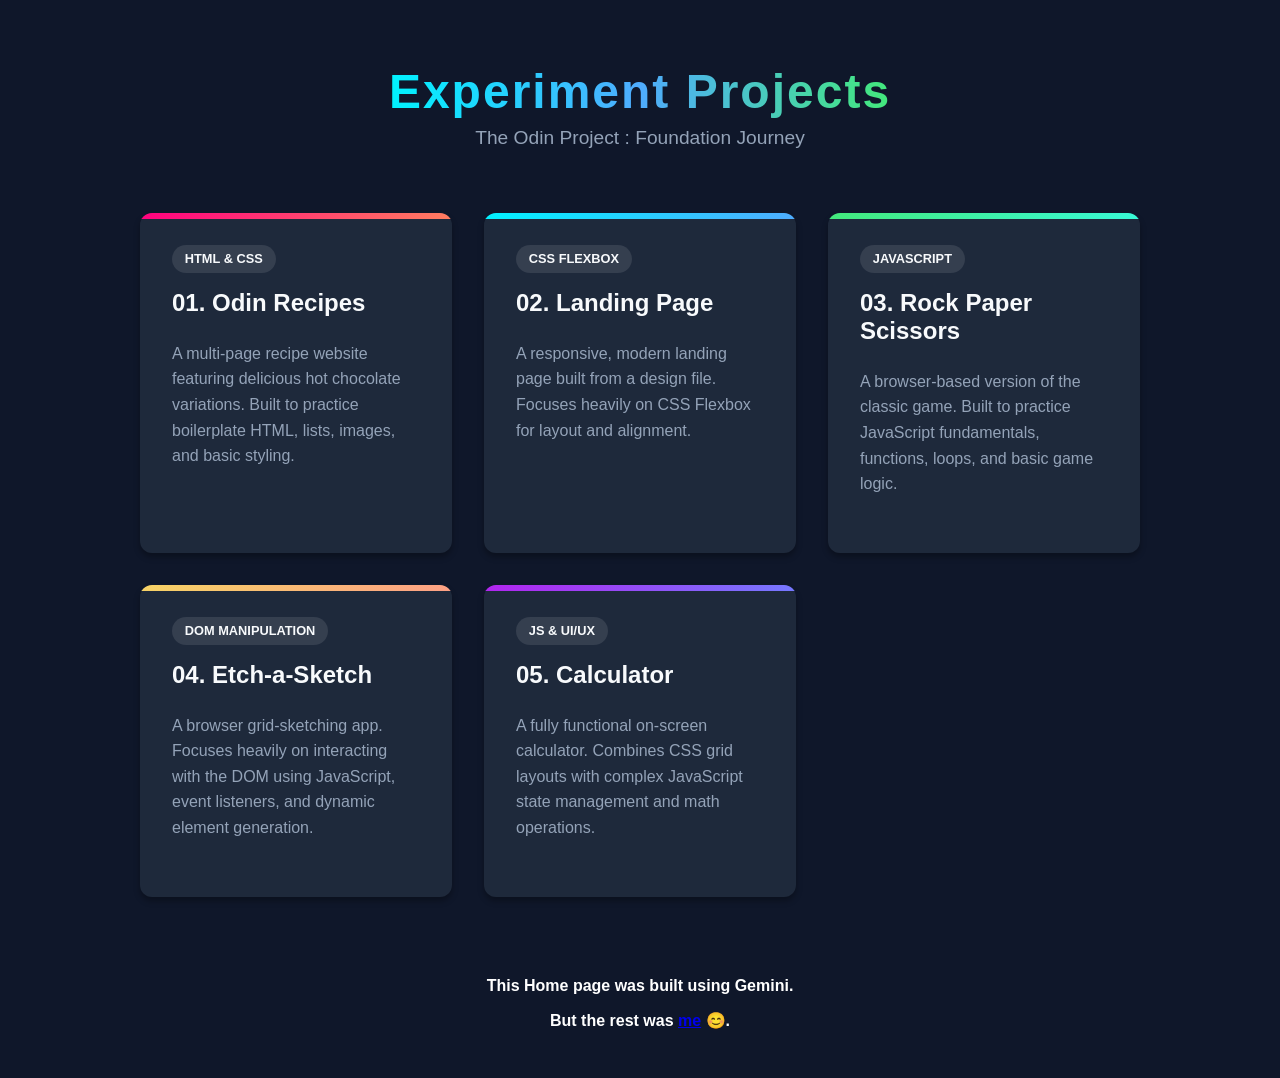
<file: index.html>
<!DOCTYPE html>
<html lang="en">
<head>
    <meta charset="UTF-8">
    <meta name="viewport" content="width=device-width, initial-scale=1.0">
    <title>The Odin Project Foundation : Projects</title>
    <link rel="stylesheet" href="styles.css">
</head>
<body>

    <header>
        <h1>Experiment Projects</h1>
        <p>The Odin Project : Foundation Journey</p>
    </header>

    <main class="container">
        <!-- Project 1: Odin Recipes -->
        <a href="01_Odin_Recipies/index.html" class="card project-1">
            <span class="tag">HTML & CSS</span>
            <h2>01. Odin Recipes</h2>
            <p>A multi-page recipe website featuring delicious hot chocolate variations. Built to practice boilerplate HTML, lists, images, and basic styling.</p>
        </a>

        <!-- Project 2: Landing Page -->
        <a href="02_Landing_Page/index.html" class="card project-2">
            <span class="tag">CSS Flexbox</span>
            <h2>02. Landing Page</h2>
            <p>A responsive, modern landing page built from a design file. Focuses heavily on CSS Flexbox for layout and alignment.</p>
        </a>

        <!-- Project 3: Rock Paper Scissors -->
        <a href="03_Rock_Paper_Scissor/index.html" class="card project-3">
            <span class="tag">JavaScript</span>
            <h2>03. Rock Paper Scissors</h2>
            <p>A browser-based version of the classic game. Built to practice JavaScript fundamentals, functions, loops, and basic game logic.</p>
        </a>

        <!-- Project 4: Etch-a-Sketch -->
        <a href="04_Etch_a_Sketch/index.html" class="card project-4">
            <span class="tag">DOM Manipulation</span>
            <h2>04. Etch-a-Sketch</h2>
            <p>A browser grid-sketching app. Focuses heavily on interacting with the DOM using JavaScript, event listeners, and dynamic element generation.</p>
        </a>

        <!-- Project 5: Calculator -->
        <a href="05_Calculator/index.html" class="card project-5">
            <span class="tag">JS & UI/UX</span>
            <h2>05. Calculator</h2>
            <p>A fully functional on-screen calculator. Combines CSS grid layouts with complex JavaScript state management and math operations.</p>
        </a>
    </main>

    <footer>
        <p>This Home page was built using Gemini.</p>
        <p id="it-was-me">But the rest was <a href="https://github.com/thidassandaruwan">me</a> 😊.</p>
    </footer>

</body>
</html>
</file>
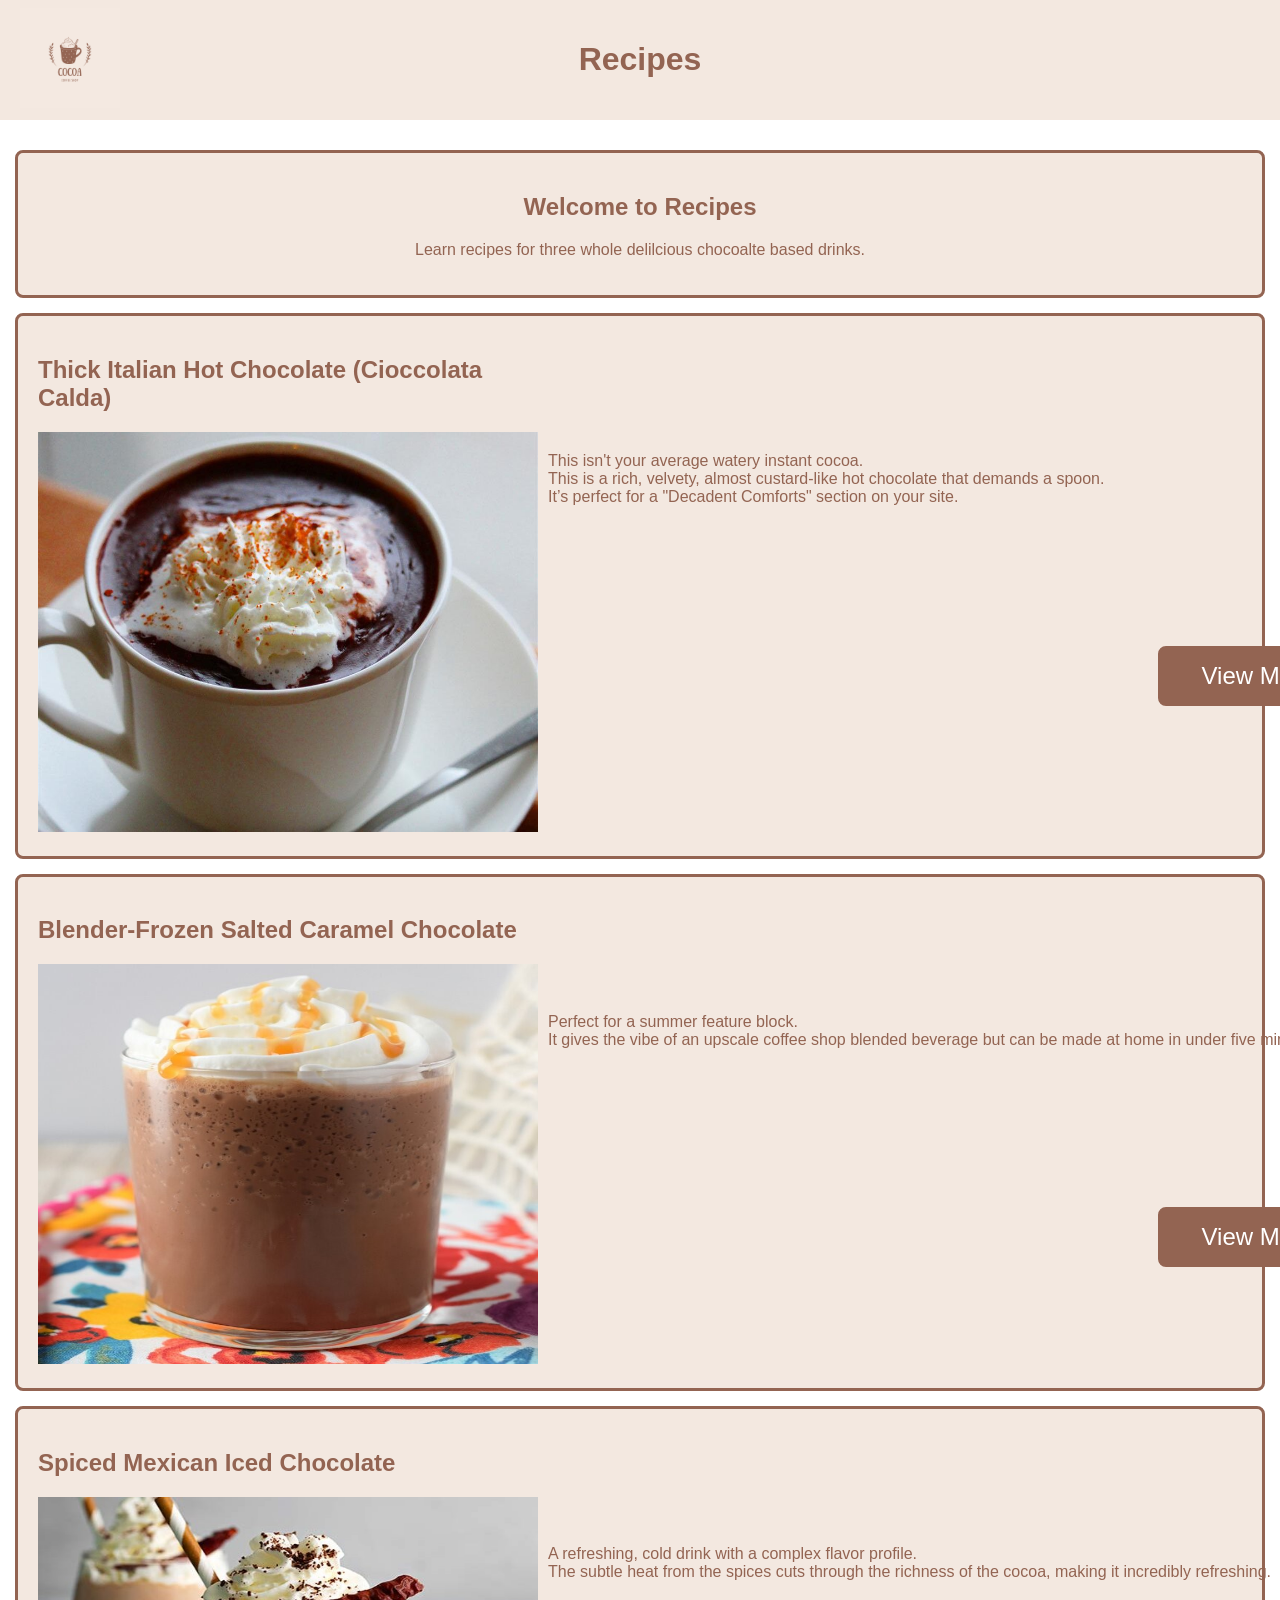
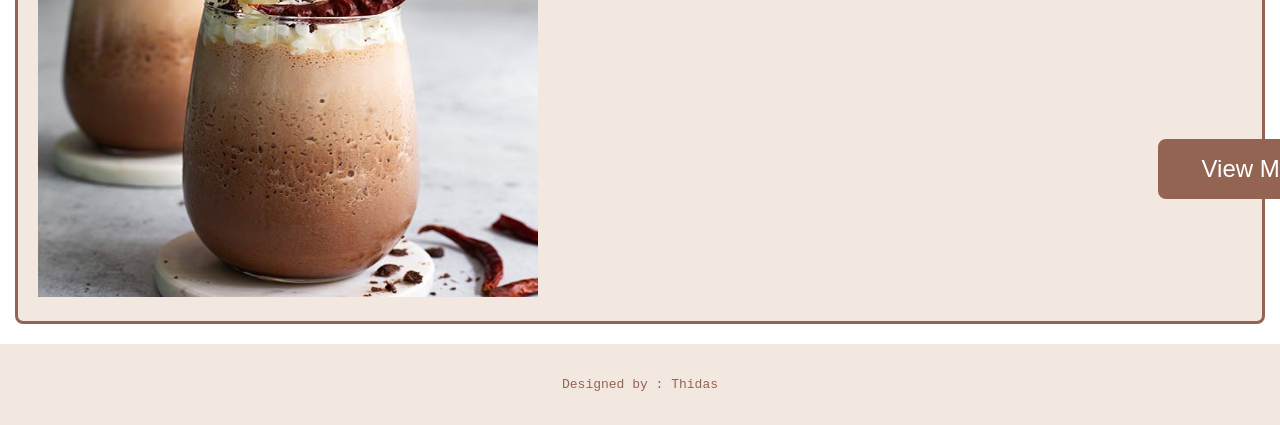
<file: 01_Odin_Recipies/index.html>
<!DOCTYPE html>
<html lang="en">
<head>
    <meta charset="UTF-8">
    <meta name="viewport" content="width=device-width, initial-scale=1.0">
    <link rel="stylesheet" href="css/index_style.css">
    <link rel="icon" type="image/png" href="../img/logo.png">
    <title>Odin Recipes | Home Page</title>
</head>
<body>
    <header>
        <a href="index.html">
            <img id="website_logo" src="img/logo.png" alt="website logo">
        </a>
        <h1 id="page_title">Recipes</h1>
    </header>

    <div class="welcome">
        <h2>Welcome to Recipes</h2>
        <p>Learn recipes for three whole delilcious chocoalte based drinks.</p>
    </div>

    <div class="recipe_preview">
        <div>
            <h2>Thick Italian Hot Chocolate (Cioccolata Calda)</h2>
            <img class="preview_image" src="img/Cioccolata_Calda.jpg" alt="an image of Thick Italian Hot Chocolate (Cioccolata Calda)">
        </div>
        <div class="recipe_description">
            <div class="description">
                <p>This isn't your average watery instant cocoa.<br> This is a rich, velvety, almost custard-like hot chocolate that demands a spoon.<br> It’s perfect for a "Decadent Comforts" section on your site.</p>
            </div>
            <div class="view_more">
                <form action="recipes/italian_hot_chocolate.html">
                    <button class="view_more_button" type="submit"> View More </button>
                </form>
            </div>
        </div>
    </div>

    <div class="recipe_preview">
        <div>
            <h2>Blender-Frozen Salted Caramel Chocolate</h2>
            <img class="preview_image" src="img/Salted-Caramel-Frozen-Hot-Chocolate.jpg" alt="an image of Blender-Frozen Salted Caramel Chocolate">
        </div>
        <div class="recipe_description">
            <div class="description">
                <p>Perfect for a summer feature block. <br>It gives the vibe of an upscale coffee shop blended beverage but can be made at home in under five minutes.</p>
            </div>
            <div class="view_more">
                <form action="recipes/salted_caramel_chocolate.html">
                    <button class="view_more_button" type="submit"> View More </button>
                </form>
            </div>
        </div>
    </div>

    <div class="recipe_preview">
        <div>
            <h2>Spiced Mexican Iced Chocolate</h2>
            <img class="preview_image" src="img/Spiced-Mexican-Hot-Chocolate.jpg" alt="an image of Spiced Mexican Iced Chocolate">
        </div>
        <div class="recipe_description">
            <div class="description">
                <p>A refreshing, cold drink with a complex flavor profile. <br> The subtle heat from the spices cuts through the richness of the cocoa, making it incredibly refreshing.</p>
            </div>
            <div class="view_more">
                <form action="recipes/mexican_iced_chocolate.html">
                    <button class="view_more_button" type="submit"> View More </button>
                </form>
            </div>
        </div>
    </div>

    <footer>
        <a id="footnote"" href="about/about.html">
            <p>Designed by : Thidas</p>
        </a>
    </footer>
</body>
</html>
</file>
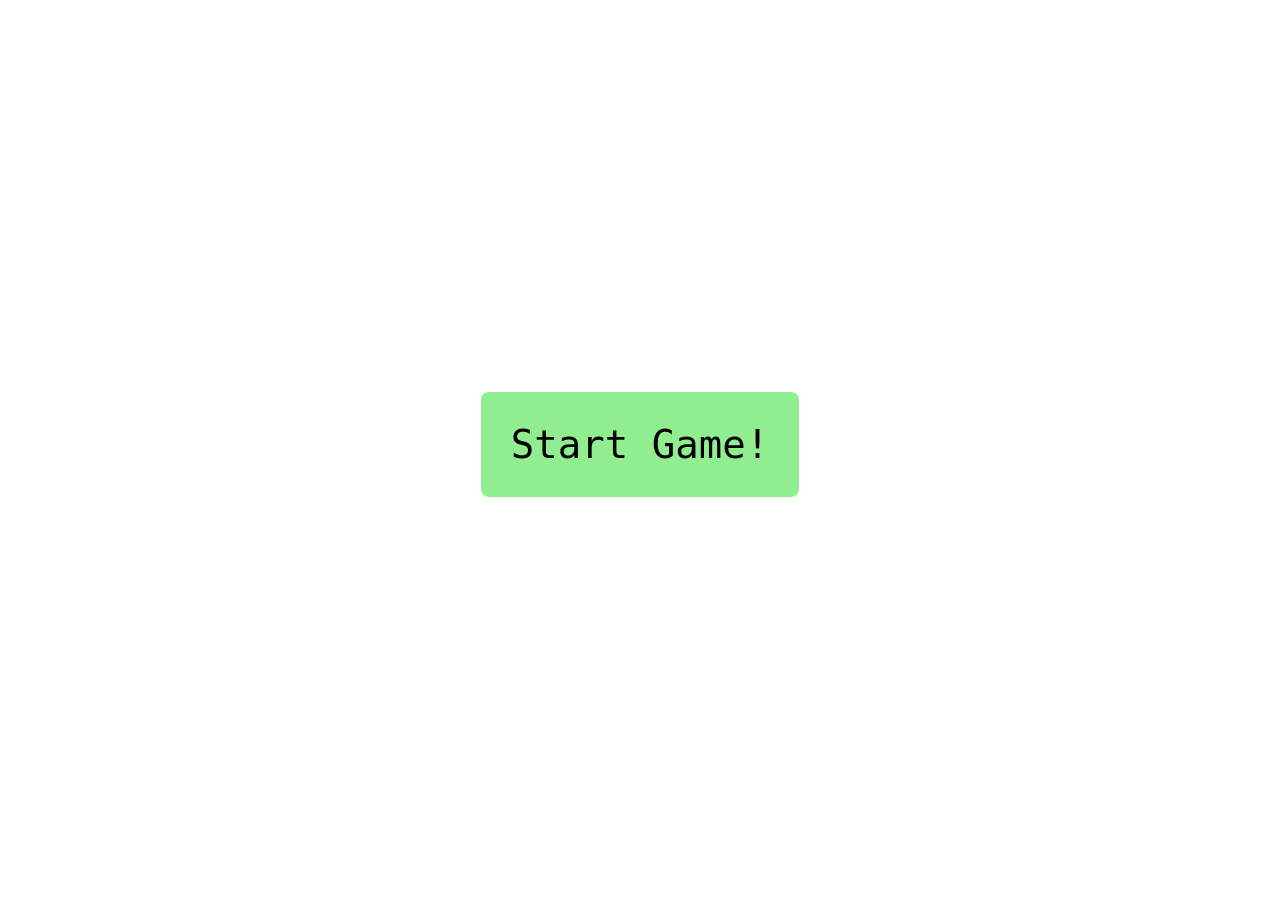
<file: 03_Rock_Paper_Scissor/index.html>
<!DOCTYPE html>
<html lang="en">
<head>
    <meta charset="UTF-8">
    <meta name="viewport" content="width=device-width, initial-scale=1.0">
    <link rel="stylesheet" href="style.css">
    <script src="script.js" defer></script>
    <title>Rock Paper Scissors</title>
</head>
<body>
    <div class="start_button_wrappper">
        <button id="start_button">Start Game!</button>
    </div>
    <div class="result_section">
        <h1 id="result"></h1>
    </div>
    <div class="game_area">
        <div class="game_content">
            <h1> Rock Paper Scissors</h1>
            <h2>Rounds Left : <span id="rounds"></span></h2>
            <div class="opponents">
                <h2>COMPUTER : <span id="computer_marks"></span></h2>
                <h2>USER : <span id="user_marks"></span></h2>
            </div>
        </div>
    </div>
    <div class="output_area">

    </div>
</body>
</html>
</file>
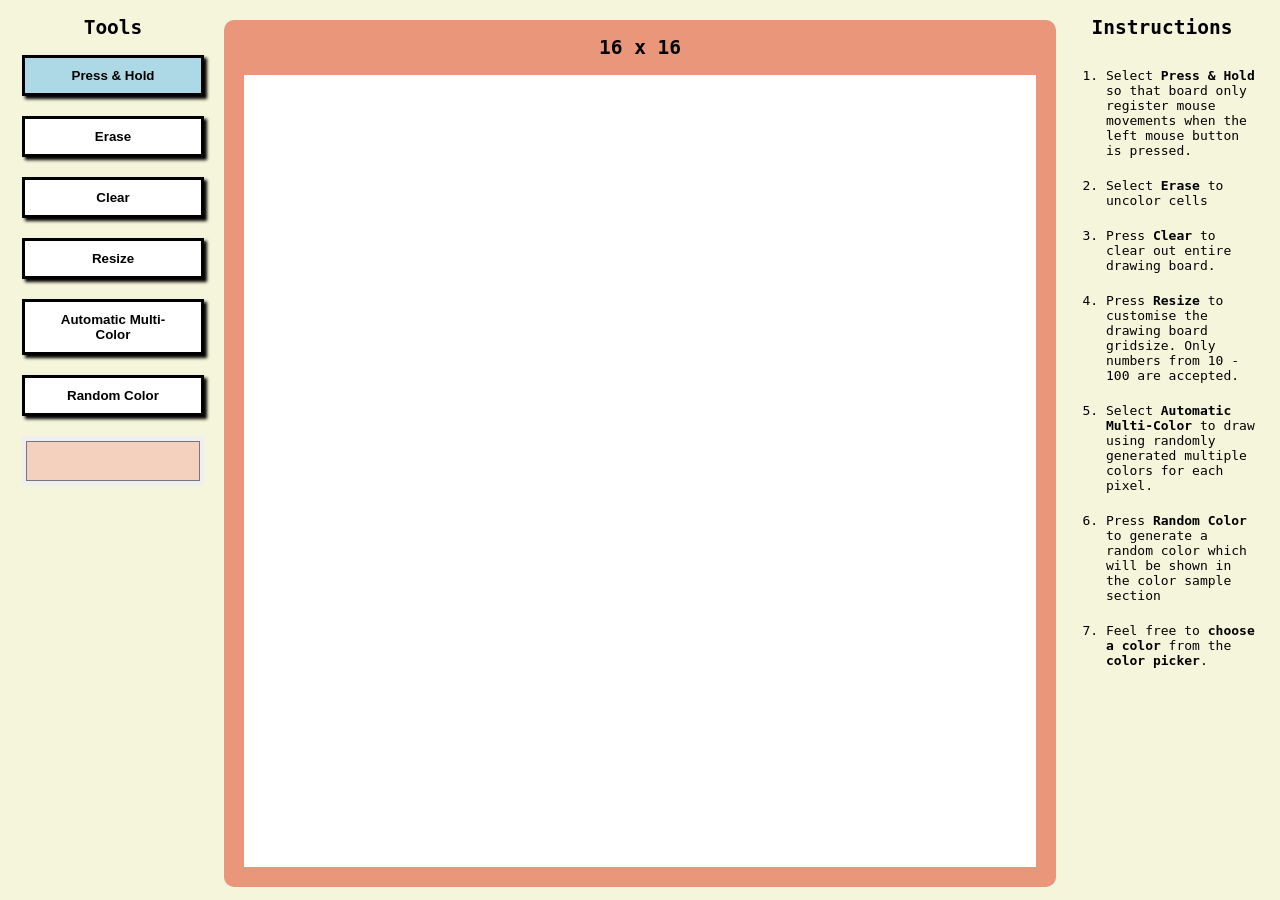
<file: 04_Etch_a_Sketch/index.html>
<!DOCTYPE html>
<html lang="en">
<head>
    <meta charset="UTF-8">
    <meta name="viewport" content="width=device-width, initial-scale=1.0">
    <link rel="stylesheet" href="styles.css">
    <script src="script.js" defer></script>
    <title>Etch-a-Sketch</title>
</head>
<body>
    <div class="app-container">
        <section class="tools-section">
            <h1 class="section-title">Tools</h1>
            <div class="controls">
                <button id="press-hold-btn" class="tool-btn" aria-pressed="true">Press & Hold</button>
                <button id="erase-btn" class="tool-btn" aria-pressed="false">Erase</button>
                <button id="clear-btn" class="tool-btn">Clear</button>
                <button id="resize-btn" class="tool-btn">Resize</button>
                <button id="auto-color-btn" class="tool-btn" aria-pressed="false">Automatic Multi-Color</button>
                <button id="random-color-btn" class="tool-btn">Random Color</button>
                <input id="color-sample" type="color" value="#8893f4">
            </div>
        </section>

        <section class="board-section">
            <h1 class="section-title" id="drawing-board-size"></h1>
            <div class="drawing-board">
                
            </div>
        </section>

        <section class="instructions-section">
            <h1 class="section-title">Instructions</h1>
            <ol class="instruction-list">
                <li class="instruction">Select <strong>Press & Hold </strong>so that board only register mouse movements when the left mouse button is pressed.</li>
                <li class="instruction">Select <strong>Erase</strong> to uncolor cells</li>
                <li class="instruction">Press <strong>Clear</strong> to clear out entire drawing board.</li>
                <li class="instruction">Press <strong>Resize</strong> to customise the drawing board gridsize. Only numbers from 10 - 100 are accepted.</li>
                <li class="instruction">Select <strong>Automatic Multi-Color</strong> to draw using randomly generated multiple colors for each pixel.</li>
                <li class="instruction">Press <strong>Random Color</strong> to generate a random color which will be shown in the color sample section</li>
                <li class="instruction">Feel free to <strong>choose a color</strong> from the <strong>color picker</strong>.</li>
            </ol>
        </section>
    </div>
</body>
</html>
</file>
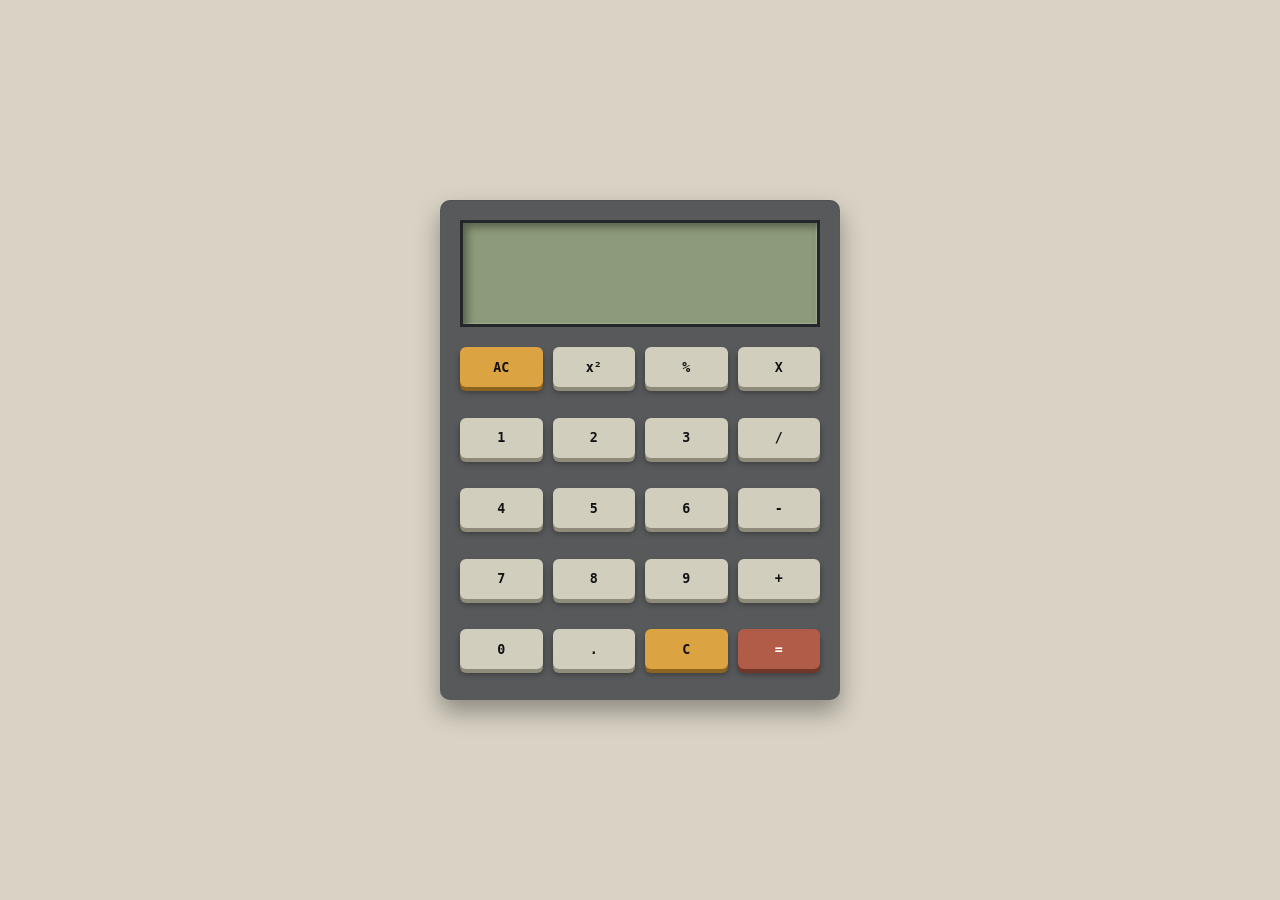
<file: 05_Calculator/index.html>
<!DOCTYPE html>
<html lang="en">
<head>
    <meta charset="UTF-8">
    <meta name="viewport" content="width=device-width, initial-scale=1.0">
    <link rel="stylesheet" href="styles.css">
    <script src="script.js" defer></script>
    <title>Calculator</title>
</head>
<body>
    <div class="app-container">
        <div class="display">
            <div class="input-output-section">
                <span id="input-output"> </span>
            </div>
            <div class="sub-result-section">
                <span id="sub-result"> </span>
            </div>
        </div>
        <div class="button-container">
            <button type="button" class="btn btn-orange" data-action="clear-all"> AC </button>
            <button type="button" class="btn" data-op="x²"> x² </button>
            <button type="button" class="btn" data-op="%"> % </button>
            <button type="button" class="btn" data-op="x"> X </button>

            <button type="button" class="btn" data-num="1"> 1 </button>
            <button type="button" class="btn" data-num="2"> 2 </button>
            <button type="button" class="btn" data-num="3"> 3</button>
            <button type="button" class="btn" data-op="/"> / </button>

            <button type="button" class="btn" data-num="4"> 4 </button>
            <button type="button" class="btn" data-num="5"> 5 </button>
            <button type="button" class="btn" data-num="6"> 6 </button>
            <button type="button" class="btn" data-op="-"> - </button>

            <button type="button" class="btn" data-num="7"> 7 </button>
            <button type="button" class="btn" data-num="8"> 8 </button>
            <button type="button" class="btn" data-num="9"> 9 </button>
            <button type="button" class="btn" data-op="+"> + </button>

            <button type="button" class="btn" data-num="0"> 0 </button>
            <button type="button" class="btn" data-op="."> . </button>
            <button type="button" class="btn btn-orange" data-action="backspace"> C </button>
            <button type="button" class="btn btn-red" data-action="calculate"> = </button>
        </div>
    </div>
</body>
</html>
</file>
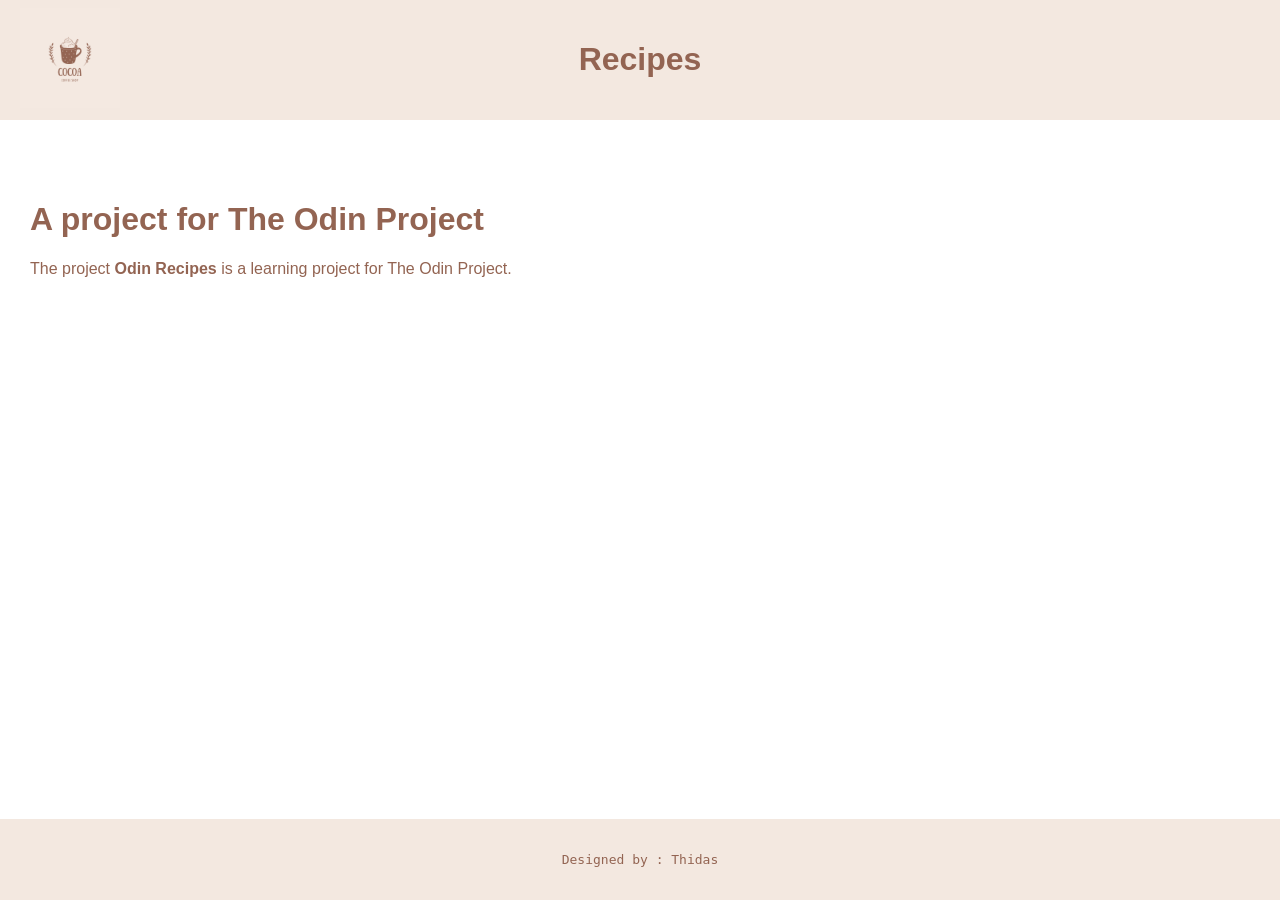
<file: 01_Odin_Recipies/about/about.html>
<!DOCTYPE html>
<html lang="en">
<head>
    <meta charset="UTF-8">
    <meta name="viewport" content="width=device-width, initial-scale=1.0">
    <link rel="stylesheet" href="../css/about_style.css">
    <link rel="icon" type="image/png" href="../img/logo.png">
    <title>Document</title>
</head>
<body>
    <header>
        <a href="../index.html">
            <img id="website_logo" src="../img/logo.png" alt="website logo">
        </a>
        <h1 id="page_title">Recipes</h1>
    </header>
    
    <div class="about_body">
        <h1>A project for The Odin Project</h1>
        <p>The project <b>Odin Recipes</b> is a learning project for The Odin Project.</p>
    </div>

    <footer>
        <a id="footnote"" href="../about/about.html">
            <p>Designed by : Thidas</p>
        </a>
    </footer>
</body>
</html>
</file>
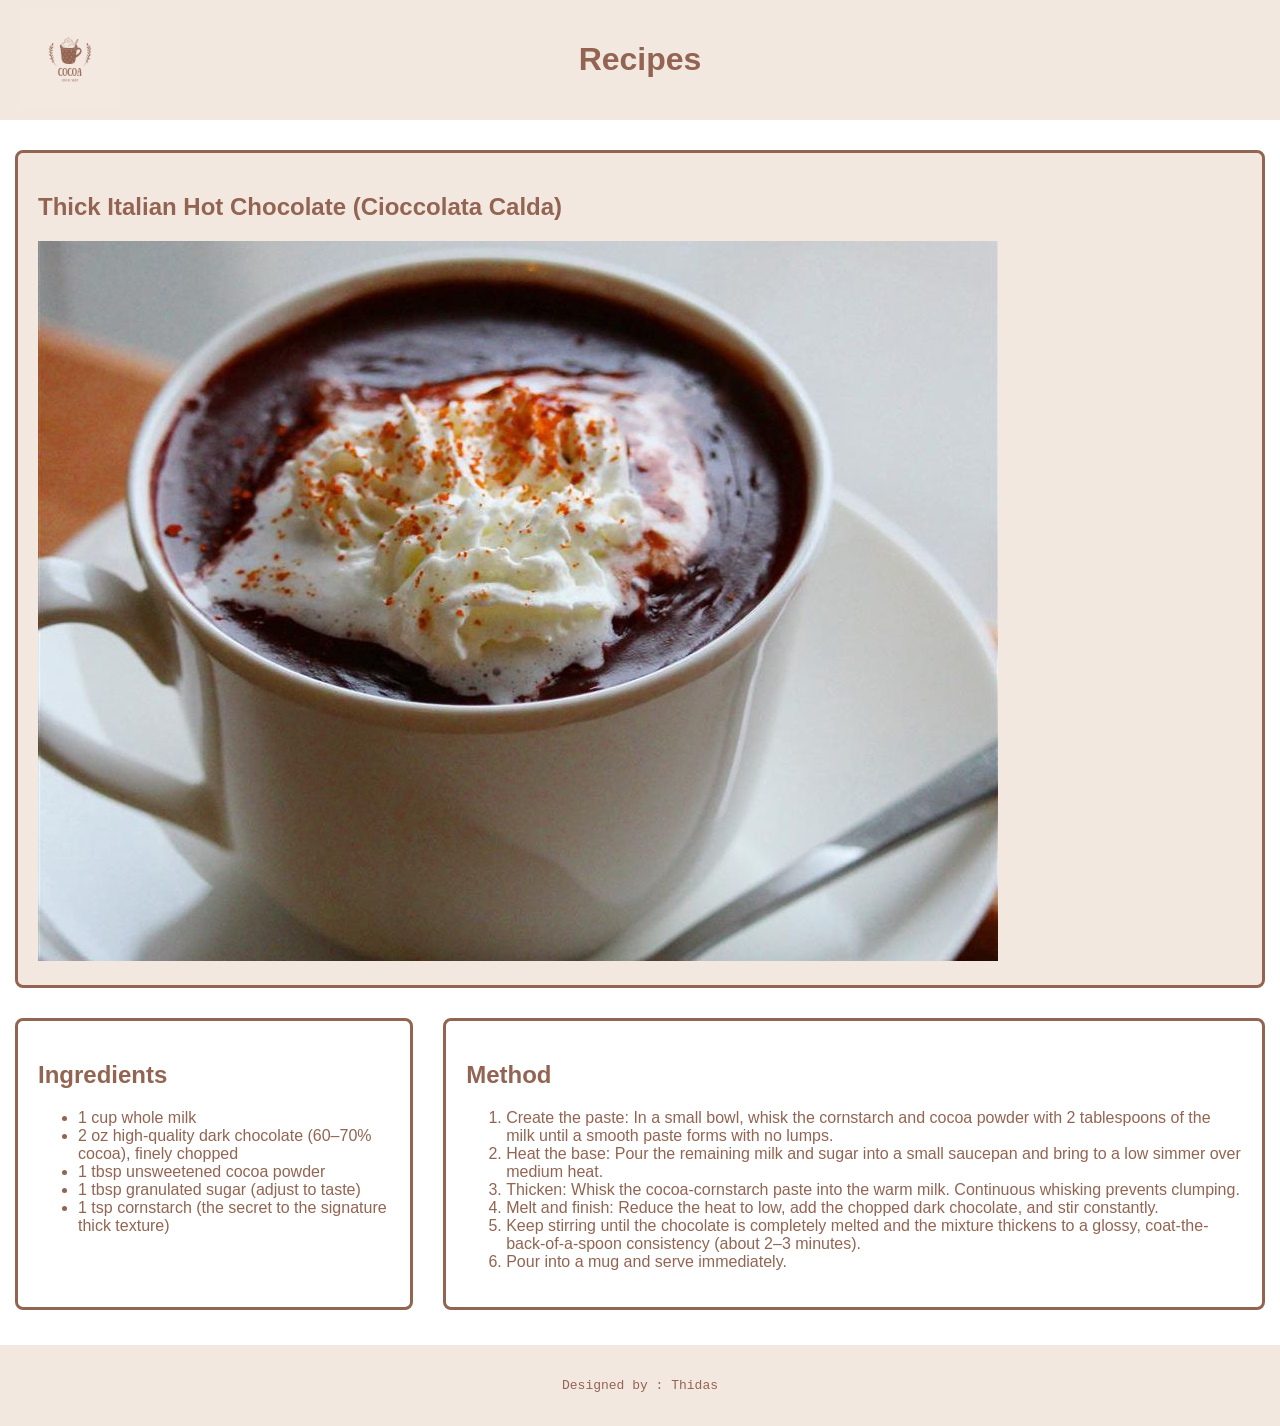
<file: 01_Odin_Recipies/recipes/italian_hot_chocolate.html>
<!DOCTYPE html>
<html lang="en">
<head>
    <meta charset="UTF-8">
    <meta name="viewport" content="width=device-width, initial-scale=1.0">
    <link rel="stylesheet" href="../css/recipe_style.css">
    <link rel="icon" type="image/png" href="../img/logo.png">
    <title>Document</title>
</head>
<body>
    <header>
        <a href="../index.html">
            <img id="website_logo" src="../img/logo.png" alt="website logo">
        </a>
        <h1 id="page_title">Recipes</h1>
    </header>

    <div class="image_section">
        <h2>Thick Italian Hot Chocolate (Cioccolata Calda)</h2>
        <img class="recipe_image" src="../img/Cioccolata_Calda.jpg" alt="an image of Thick Italian Hot Chocolate (Cioccolata Calda)">
    </div>
    <div class="description_section">
        <div class="ingredients">
            <h2>Ingredients</h2>
            <ul>
                <li>1 cup whole milk</li>
                <li>2 oz high-quality dark chocolate (60–70% cocoa), finely chopped</li>
                <li>1 tbsp unsweetened cocoa powder</li>
                <li>1 tbsp granulated sugar (adjust to taste)</li>
                <li>1 tsp cornstarch (the secret to the signature thick texture)</li>

            </ul>
        </div>
        <div class="method">
            <h2>Method</h2>
            <ol>
                <li>Create the paste: In a small bowl, whisk the cornstarch and cocoa powder with 2 tablespoons of the milk until a smooth paste forms with no lumps.</li>
                <li>Heat the base: Pour the remaining milk and sugar into a small saucepan and bring to a low simmer over medium heat.</li>
                <li>Thicken: Whisk the cocoa-cornstarch paste into the warm milk. Continuous whisking prevents clumping.</li>
                <li>Melt and finish: Reduce the heat to low, add the chopped dark chocolate, and stir constantly.</li>
                <li>Keep stirring until the chocolate is completely melted and the mixture thickens to a glossy, coat-the-back-of-a-spoon consistency (about 2–3 minutes). </li>
                <li>Pour into a mug and serve immediately.</li>
            </ol>
        </div>
    </div>

    <footer>
        <a id="footnote"" href="../about/about.html">
            <p>Designed by : Thidas</p>
        </a>
    </footer>
</body>
</html>
</file>
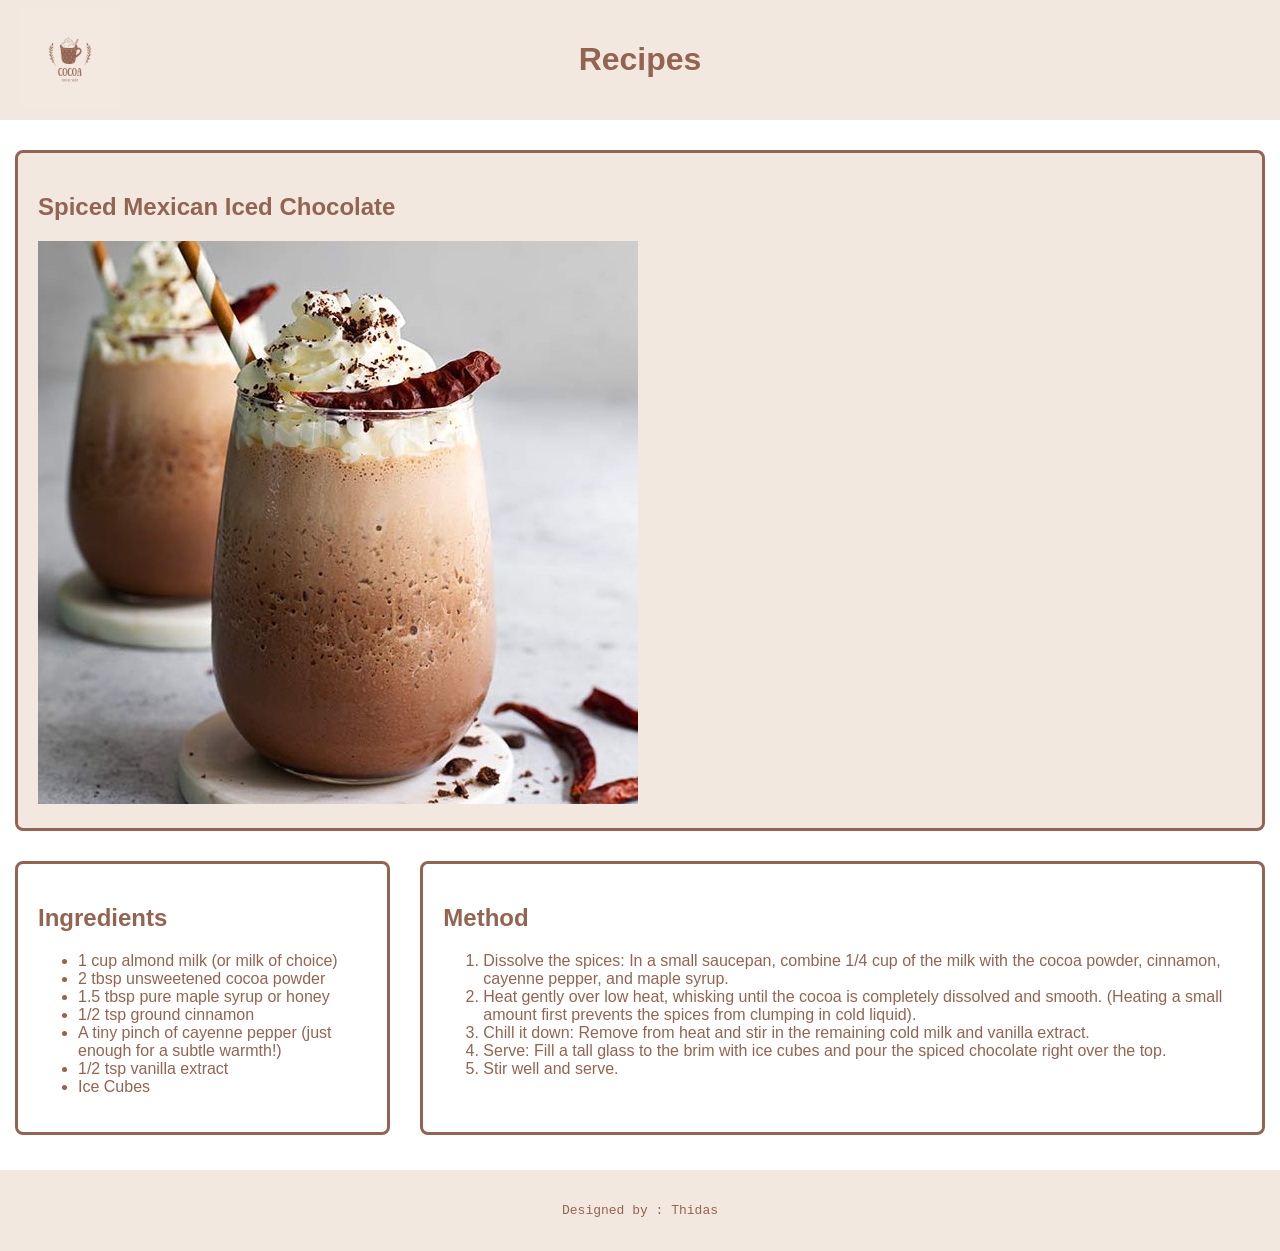
<file: 01_Odin_Recipies/recipes/mexican_iced_chocolate.html>
<!DOCTYPE html>
<html lang="en">
<head>
    <meta charset="UTF-8">
    <meta name="viewport" content="width=device-width, initial-scale=1.0">
    <link rel="stylesheet" href="../css/recipe_style.css">
    <link rel="icon" type="image/png" href="../img/logo.png">
    <title>Document</title>
</head>
<body>
    <header>
        <a href="../index.html">
            <img id="website_logo" src="../img/logo.png" alt="website logo">
        </a>
        <h1 id="page_title">Recipes</h1>
    </header>

    <div class="image_section">
        <h2>Spiced Mexican Iced Chocolate</h2>
        <img class="recipe_image" src="../img/Spiced-Mexican-Hot-Chocolate.jpg" alt="an image of a Spiced-Mexican-Hot-Chocolate">
    </div>
    <div class="description_section">
        <div class="ingredients">
            <h2>Ingredients</h2>
            <ul>
                <li>1 cup almond milk (or milk of choice)</li>
                <li>2 tbsp unsweetened cocoa powder</li>
                <li>1.5 tbsp pure maple syrup or honey</li>
                <li>1/2 tsp ground cinnamon</li>
                <li>A tiny pinch of cayenne pepper (just enough for a subtle warmth!)</li>
                <li>1/2 tsp vanilla extract</li>
                <li>Ice Cubes</li>
            </ul>
        </div>
        <div class="method">
            <h2>Method</h2>
            <ol>
                <li>Dissolve the spices: In a small saucepan, combine 1/4 cup of the milk with the cocoa powder, cinnamon, cayenne pepper, and maple syrup.</li>
                <li>Heat gently over low heat, whisking until the cocoa is completely dissolved and smooth. (Heating a small amount first prevents the spices from clumping in cold liquid).</li>
                <li>Chill it down: Remove from heat and stir in the remaining cold milk and vanilla extract.</li>
                <li>Serve: Fill a tall glass to the brim with ice cubes and pour the spiced chocolate right over the top.</li>
                <li>Stir well and serve.</li>
            </ol>
        </div>
    </div>

    <footer>
        <a id="footnote"" href="../about/about.html">
            <p>Designed by : Thidas</p>
        </a>
    </footer>
</body>
</html>
</file>
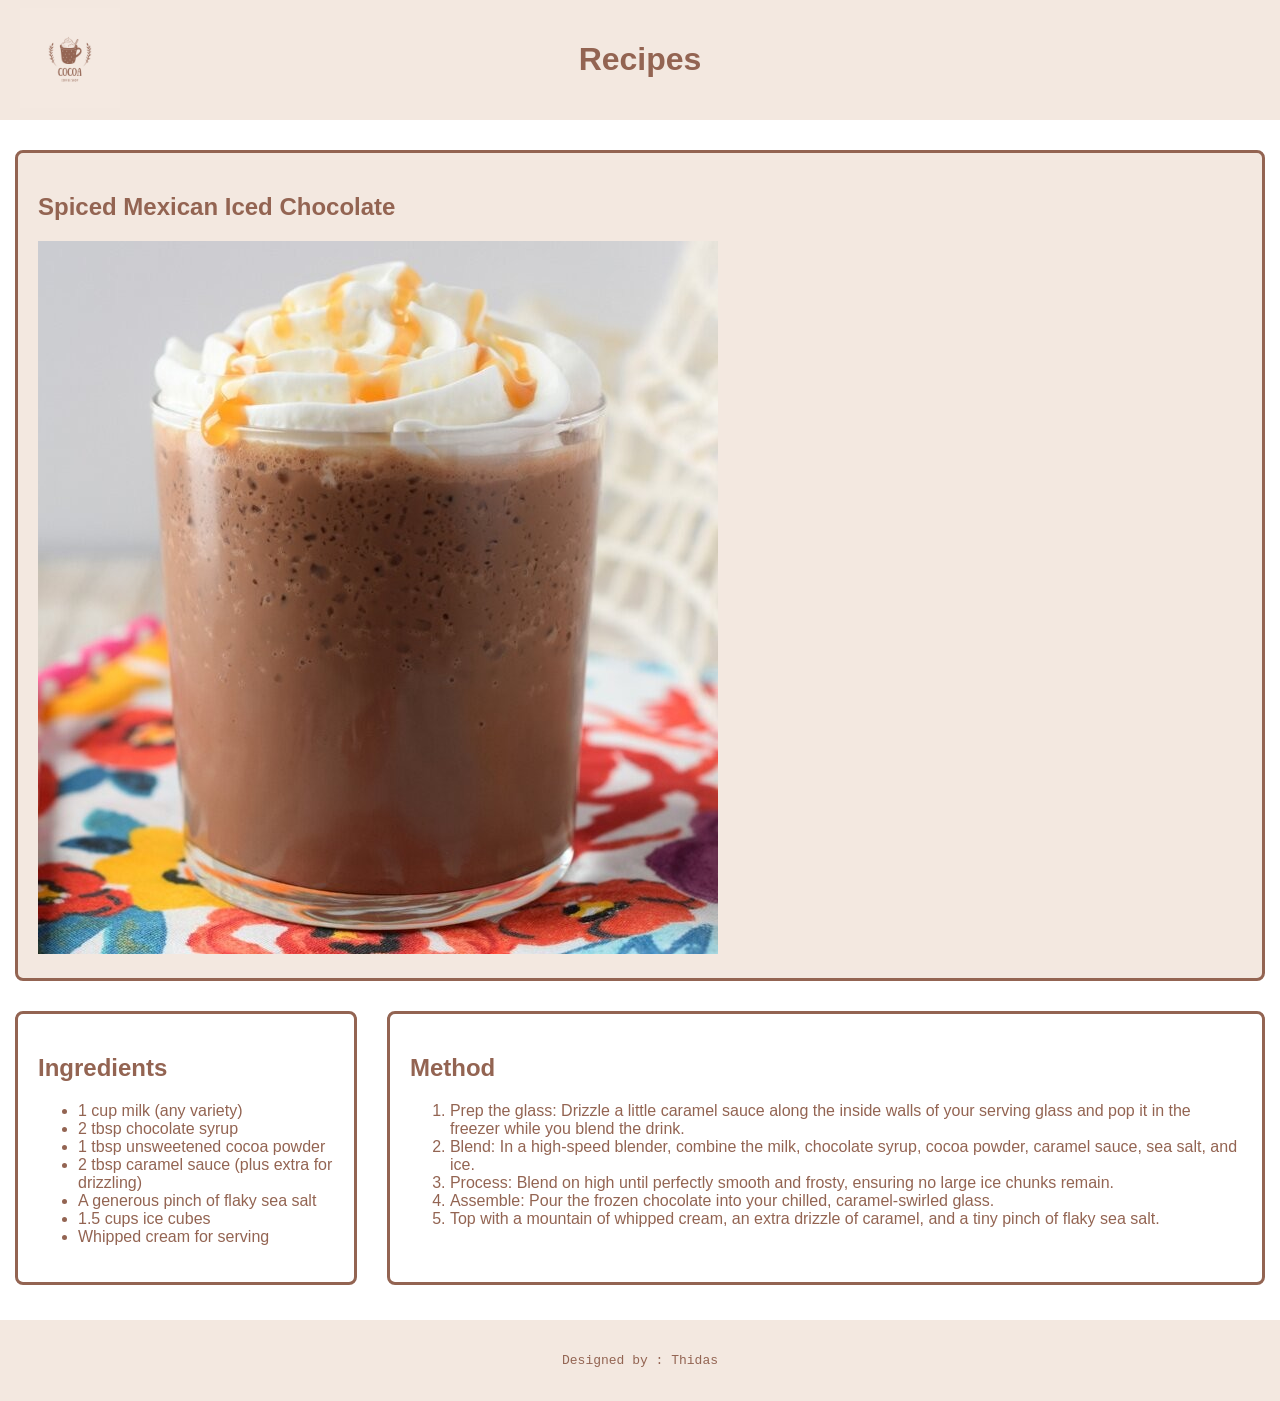
<file: 01_Odin_Recipies/recipes/salted_caramel_chocolate.html>
<!DOCTYPE html>
<html lang="en">
<head>
    <meta charset="UTF-8">
    <meta name="viewport" content="width=device-width, initial-scale=1.0">
    <link rel="stylesheet" href="../css/recipe_style.css">
    <link rel="icon" type="image/png" href="img/logo.png">
    <title>Document</title>
</head>
<body>
    <header>
        <a href="../index.html">
            <img id="website_logo" src="../img/logo.png" alt="website logo">
        </a>
        <h1 id="page_title">Recipes</h1>
    </header>

    <div class="image_section">
        <h2>Spiced Mexican Iced Chocolate</h2>
        <img class="recipe_image" src="../img/Salted-Caramel-Frozen-Hot-Chocolate.jpg" alt="an image of a Spiced-Mexican-Hot-Chocolate">
    </div>
    <div class="description_section">
        <div class="ingredients">
            <h2>Ingredients</h2>
            <ul>
                <li>1 cup milk (any variety)</li>
                <li>2 tbsp chocolate syrup</li>
                <li>1 tbsp unsweetened cocoa powder</li>
                <li>2 tbsp caramel sauce (plus extra for drizzling)</li>
                <li>A generous pinch of flaky sea salt</li>
                <li>1.5 cups ice cubes</li>
                <li>Whipped cream for serving</li>
            </ul>
        </div>
        <div class="method">
            <h2>Method</h2>
            <ol>
                <li>Prep the glass: Drizzle a little caramel sauce along the inside walls of your serving glass and pop it in the freezer while you blend the drink.</li>
                <li>Blend: In a high-speed blender, combine the milk, chocolate syrup, cocoa powder, caramel sauce, sea salt, and ice.</li>
                <li>Process: Blend on high until perfectly smooth and frosty, ensuring no large ice chunks remain.</li>
                <li>Assemble: Pour the frozen chocolate into your chilled, caramel-swirled glass.</li> 
                <li>Top with a mountain of whipped cream, an extra drizzle of caramel, and a tiny pinch of flaky sea salt.</li>
            </ol>
        </div>
    </div>
    <footer>
        <a id="footnote"" href="../about/about.html">
            <p>Designed by : Thidas</p>
        </a>
    </footer>
</body>
</html>
</file>
<file: styles.css>
:root {
    --bg-color: #0f172a;
    --card-bg: #1e293b;
    --text-main: #f8fafc;
    --text-muted: #94a3b8;
    --gradient-1: linear-gradient(135deg, #ff007f, #ff7e5f);
    --gradient-2: linear-gradient(135deg, #00f2fe, #4facfe);
    --gradient-3: linear-gradient(135deg, #43e97b, #38f9d7);
    --gradient-4: linear-gradient(135deg, #f6d365, #fda085); /* Warm Orange/Yellow */
    --gradient-5: linear-gradient(135deg, #b224ef, #7579ff); /* Deep Purple/Blue */
}

body {
    font-family: 'Segoe UI', Roboto, Helvetica, Arial, sans-serif;
    background-color: var(--bg-color);
    color: var(--text-main);
    margin: 0;
    padding: 2rem;
    display: flex;
    flex-direction: column;
    align-items: center;
    min-height: 100vh;
}

header {
    text-align: center;
    margin-bottom: 4rem;
    margin-top: 2rem;
}

h1 {
    font-size: 3rem;
    margin: 0 0 0.5rem 0;
    background: linear-gradient(to right, #00f2fe, #4facfe, #43e97b);
    -webkit-background-clip: text;
    -webkit-text-fill-color: transparent;
    letter-spacing: 2px;
}

header p {
    color: var(--text-muted);
    font-size: 1.2rem;
    margin: 0;
}

.container {
    display: grid;
    grid-template-columns: repeat(auto-fit, minmax(300px, 1fr));
    gap: 2rem;
    width: 100%;
    max-width: 1000px;
}

.card {
    background-color: var(--card-bg);
    border-radius: 12px;
    padding: 2rem;
    text-decoration: none;
    color: inherit;
    position: relative;
    overflow: hidden;
    box-shadow: 0 4px 6px rgba(0, 0, 0, 0.3);
    transition: transform 0.3s ease, box-shadow 0.3s ease;
    display: flex;
    flex-direction: column;
}

.card::before {
    content: '';
    position: absolute;
    top: 0;
    left: 0;
    right: 0;
    height: 6px;
    transition: height 0.3s ease;
}

.card:hover {
    transform: translateY(-8px);
    box-shadow: 0 12px 24px rgba(0, 0, 0, 0.5);
}

.card:hover::before {
    height: 10px;
}

/* Project specific accents */
.card.project-1::before { background: var(--gradient-1); }
.card.project-2::before { background: var(--gradient-2); }
.card.project-3::before { background: var(--gradient-3); }
.card.project-4::before { background: var(--gradient-4); }
.card.project-5::before { background: var(--gradient-5); }

.card h2 {
    margin: 1rem 0 0.5rem 0;
    font-size: 1.5rem;
    transition: color 0.3s ease;
}

.card.project-1:hover h2 { color: #ff7e5f; }
.card.project-2:hover h2 { color: #4facfe; }
.card.project-3:hover h2 { color: #43e97b; }
.card.project-4:hover h2 { color: #f6d365; }
.card.project-5:hover h2 { color: #b224ef; }

.card p {
    color: var(--text-muted);
    line-height: 1.6;
    margin-bottom: 1.5rem;
    flex-grow: 1;
}

.tag {
    align-self: flex-start;
    padding: 0.4rem 0.8rem;
    border-radius: 20px;
    font-size: 0.8rem;
    font-weight: bold;
    text-transform: uppercase;
    background-color: rgba(255, 255, 255, 0.1);
}

footer {
    margin-top: auto;
    padding-top: 4rem;
    color: white;
    font-weight: bold;
    font-size: 1rem;
    text-align: center;
}

#it-was-me{
    text-align: center;
}
</file>
<file: 01_Odin_Recipies/css/index_style.css>
html{
    background-color: #f3e8e0;
}

body{
    margin: 0;
    font-family: sans-serif;
    color: #936452;
    background-color: white;
}

header{
    padding: 20px;
    margin: 0px 0px 30px 0px;
    text-align: center;
    background-color: #f3e8e0;
    color: #936452;
    display: flex;
    justify-content: center;
    align-items: center;
}

header a{
    position: absolute;
    left: 20px;
}

header a:hover{
    border: solid #936452;
    border-radius: 8px;
}

footer{
    font-family: monospace;
    background-color: #f3e8e0;
    padding: 20px;
    margin: 20px 0px 0px 0px;
    text-align: center;
}

footer a{
    text-decoration: none;
    color: #936452;
}

footer a:hover{
    color: white;
}

.welcome{
    background-color: #f3e8e0;
    padding: 20px;
    margin: 15px;
    border: solid #936452;
    border-radius: 8px;
    text-align: center;
}

.recipe_preview{
    background-color: #f3e8e0;
    padding: 20px;
    margin: 15px;
    border: solid #936452;
    border-radius: 8px;
    display: flex;
}

.preview_image{
    width: 500px;
    height: 400px;
}

.recipe_description{
    display: flex;
    flex-direction: column;
}

.description{
    height: 200px;
    width: 800px;
    padding: 100px 10px 10px 10px;
}

.view_more{
    text-align: right;
}

.view_more_button{
    height: 60px;
    width: 200px;
    background-color: #936452;
    color: white;
    font-size: x-large;
    border: solid #936452;
    border-radius: 8px;
}

.view_more_button:hover{
    background-color: #f3e8e0;
    color: #936452;
}


#website_logo{
    height: 100px;
    width: auto;
}
</file>
<file: 03_Rock_Paper_Scissor/style.css>
:root{
    --winning-background: lightgreen;
    --loosing-background: rgb(244, 99, 99);
    --draw-background: rgb(248, 248, 121);
    
    --theme-color: var(--winning-background);
}

html{
    font-family: monospace;
}

.start_button_wrappper{
    display: flex;
    height: 97vh;
    justify-content: center;
    align-items: center;
    border-radius: 8px;
}

.result_section{
    background-color: var(--theme-color);
    text-align: center;
    font-size: x-large;
    display: none;
    padding: 20px;
    margin: 20px;
    border-radius: 10px;
}

#start_button{
    background-color: var(--theme-color);
    font-family: inherit;
    font-size: xxx-large;
    border: none;
    border-radius: 8px;
    padding: 30px;
}

#start_button:hover{
    background-color: white;
    border: solid var(--theme-color);
}

.game_content,
.output_area{
    text-align: center;
    display: flex;
    flex-direction: column;
    padding: 20px;
    margin: 20px;
    flex: auto;
    border: solid var(--theme-color);
    border-radius: 10px;
}

.opponents{
    display: flex;
    justify-content: space-between;
}


.game_area,
.output_area{
    display: none;
}
</file>
<file: 04_Etch_a_Sketch/styles.css>
:root{
    --background-color : beige;
    --grid-size: 16;
}

*{
    box-sizing: border-box;
}

html, body{
        background-color: var(--background-color);
}

body{
    font-family: monospace;
    margin: 0;
    height: 100%;
    width: 100%;
}

.app-container{
    width: 100%;
    height: 100%;
    display: flex;
    justify-content: center;
    gap: 10px;
}

.tools-section{
    width: 15%;
    display: flex;
    flex-direction: column;
    align-items: center;
    padding-right: 10px;
}

.board-section{
    width: 65%;
    background-color: darksalmon;
    display: flex;
    flex-direction: column;
    justify-content: center;
    align-items: center;
    border-radius: 10px;
    margin-top: 20px;
    padding: 0 20px 20px 20px;
}

.instructions-section{
    width: 15%;
    display: flex;
    flex-direction: column;
    align-items: center;
}

.section-title{
    text-align: center;
}

/* tool section */
.controls{
    display: flex;
    flex-direction: column;
    gap: 20px;
}

.tool-btn{
    background-color: white;
    color:  black;
    font-weight: bold;
    border: solid black;
    padding: 10px 20px;
    box-shadow: 3px 3px 3px black;
}

.tool-btn:hover{
    opacity: 0.7;
    background-color: white;
}

.tool-btn[aria-pressed="true"]{
    background-color: lightblue;    
}

#color-sample{
    width: 100%;
    height: 50px;
    border: none;
}

/* Drawing board */
.drawing-board{
    display: flex;
    flex-wrap: wrap;
}

.pixel{
    flex: 1 0 calc(100%  / var(--grid-size));
    padding: 2px;
    background-color: white;
    aspect-ratio: 1 / 1;
}

/* instruction section */
.instruction-list{
    display: flex;
    flex-direction: column;
    gap: 20px;
}
</file>
<file: 05_Calculator/styles.css>
@import url('https://fonts.googleapis.com/css2?family=Orbitron:wght@400..900&family=VT323&display=swap');
@import url('https://fonts.googleapis.com/css2?family=Iceberg&display=swap');

*{
    box-sizing: border-box;
}

html, body{
    margin: 0;
}

body{
    width: 100vw;
    height: 100vh;
    display: flex;
    justify-content: center;
    align-items: center;
    background-color: #d9d3c5;
}

.app-container{
    width: 400px;
    height: 500px;
    padding: 20px;
    border-radius: 10px;
    box-shadow: 0px 12px 25px rgba(0, 0, 0, 0.35), inset 0px 1px 1px rgba(32, 31, 31, 0.15);
    background-color: #58595a;
    display: flex;
    flex-direction: column;
    align-items: center;
    gap: 20px;
}


.display{
    width: 100%;
    height: 30%;
    padding: 10px;
    background-color: #8c9b7a;
    color: #162210;
    font-family: 'Iceberg', monospace;
    font-weight: bold;
    text-align: right;
    border: 3px solid #232729;
    box-shadow: inset 4px 4px 8px rgba(0, 0, 0, 0.4), inset -1px -1px 2px rgba(255, 255, 255, 0.3);
}

.input-output-section,
.sub-result-section {
    width: 100%;
    white-space: nowrap;
    overflow: hidden;
}

.input-output-section{
    font-size: 2.5rem;
}

.sub-result-section{
    font-size: 1.5rem;
}

.button-container{
    width: 100%;
    height: 100%;
    display: grid;
    grid-template-columns: repeat(4, 1fr);
    gap: 20px 10px;
}

.btn{
    height: 40px;
    border: none;
    border-radius: 6px;
    font-weight: bold;
    font-family: monospace;
    cursor: pointer;
    background-color: #d1cebe;
    color: #111;
    box-shadow: 0px 4px 0px #8e8b7b, 0px 5px 6px rgba(0,0,0,0.4);
    transition: all 0.05s ease;
}

.btn:hover{
    opacity: 0.7;
}

.btn:active {
    transform: translateY(4px);
    box-shadow: 0px 0px 0px #8e8b7b, 0px 1px 2px rgba(0,0,0,0.4);
}

.btn-red {
    background-color: #b05c48;
    color: #fff;
    box-shadow: 0px 4px 0px #703628, 0px 5px 6px rgba(0,0,0,0.4);
}

.btn-orange {
    background-color: #dca342;     
    color: #111;
    box-shadow: 0px 4px 0px #8c6420, 0px 5px 6px rgba(0,0,0,0.4);
}

.btn-wide {
    grid-column: span 2;
}
</file>
<file: 01_Odin_Recipies/css/about_style.css>
html{
    background-color: #f3e8e0;
}

body{
    margin: 0;
    font-family: sans-serif;
    color: #936452;
    background-color: white;
    display: flex;
    flex-direction: column;
    min-height: 100vh;
}

header{
    padding: 20px;
    margin: 0px 0px 30px 0px;
    text-align: center;
    background-color: #f3e8e0;
    color: #936452;
    display: flex;
    justify-content: center;
    align-items: center;
}

header a{
    position: absolute;
    left: 20px;
}

header a:hover{
    border: solid #936452;
    border-radius: 8px;
}

footer{
    font-family: monospace;
    background-color: #f3e8e0;
    padding: 20px;
    margin: 20px 0px 0px 0px;
    text-align: center;
}

footer a{
    text-decoration: none;
    color: #936452;
}

footer a:hover{
    color: white;
}

.about_body{
    flex: 1;
    padding: 30px;
}

#website_logo{
    height: 100px;
    width: auto;
}
</file>
<file: 01_Odin_Recipies/css/recipe_style.css>
html{
    background-color: #f3e8e0;
}

body{
    margin: 0;
    font-family: sans-serif;
    color: #936452;
    background-color: white;
}

header{
    padding: 20px;
    margin: 0px 0px 30px 0px;
    text-align: center;
    background-color: #f3e8e0;
    color: #936452;
    display: flex;
    justify-content: center;
    align-items: center;
}

header a{
    position: absolute;
    left: 20px;
}

header a:hover{
    border: solid #936452;
    border-radius: 8px;
}

footer{
    font-family: monospace;
    background-color: #f3e8e0;
    padding: 20px;
    margin: 20px 0px 0px 0px;
    text-align: center;
}

footer a{
    text-decoration: none;
    color: #936452;
}

footer a:hover{
    color: white;
}

.image_section{
    background-color: #f3e8e0;
    padding: 20px;
    margin: 15px;
    border: solid #936452;
    border-radius: 8px;
}

.description_section{
    display: flex;
}

.ingredients{
    padding: 20px;
    margin: 15px;
    border: solid #936452;
    border-radius: 8px;
}

.method{
    padding: 20px;
    margin: 15px;
    border: solid #936452;
    border-radius: 8px;
}

#website_logo{
    height: 100px;
    width: auto;
}
</file>
